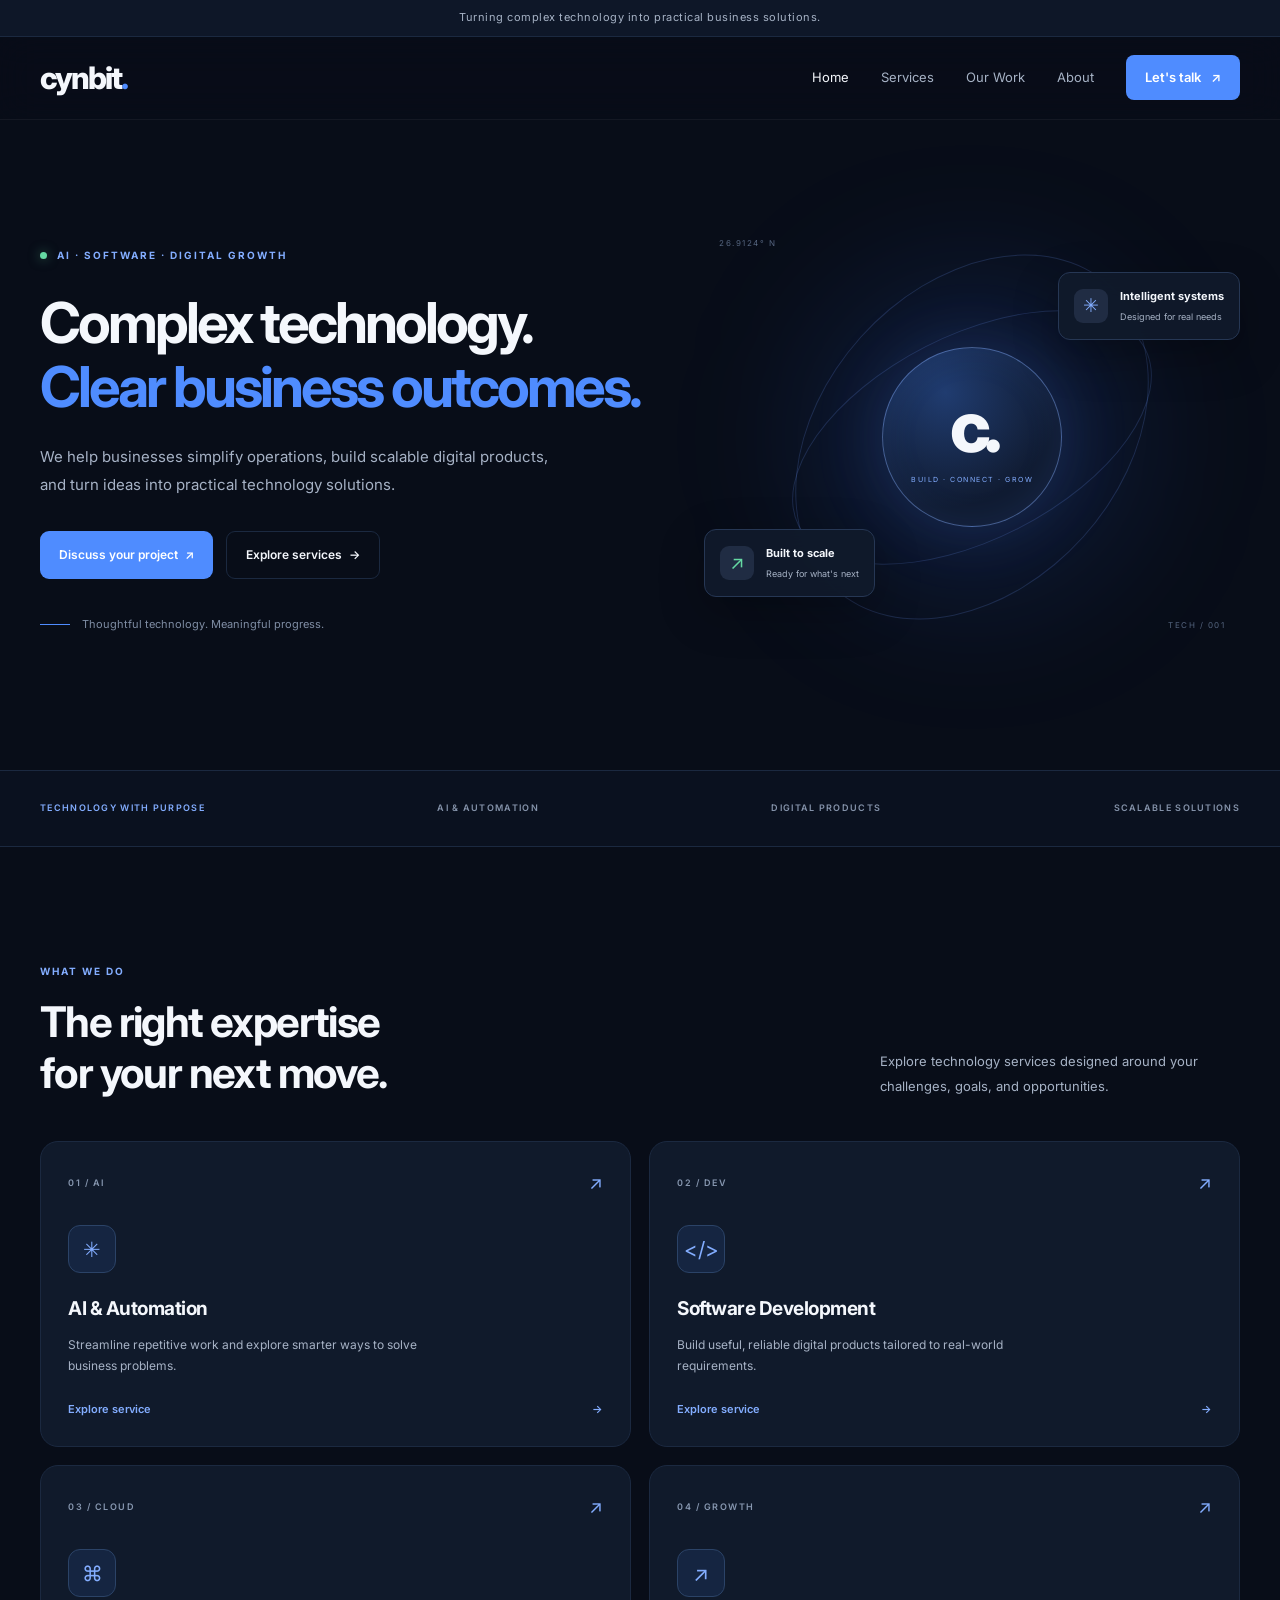
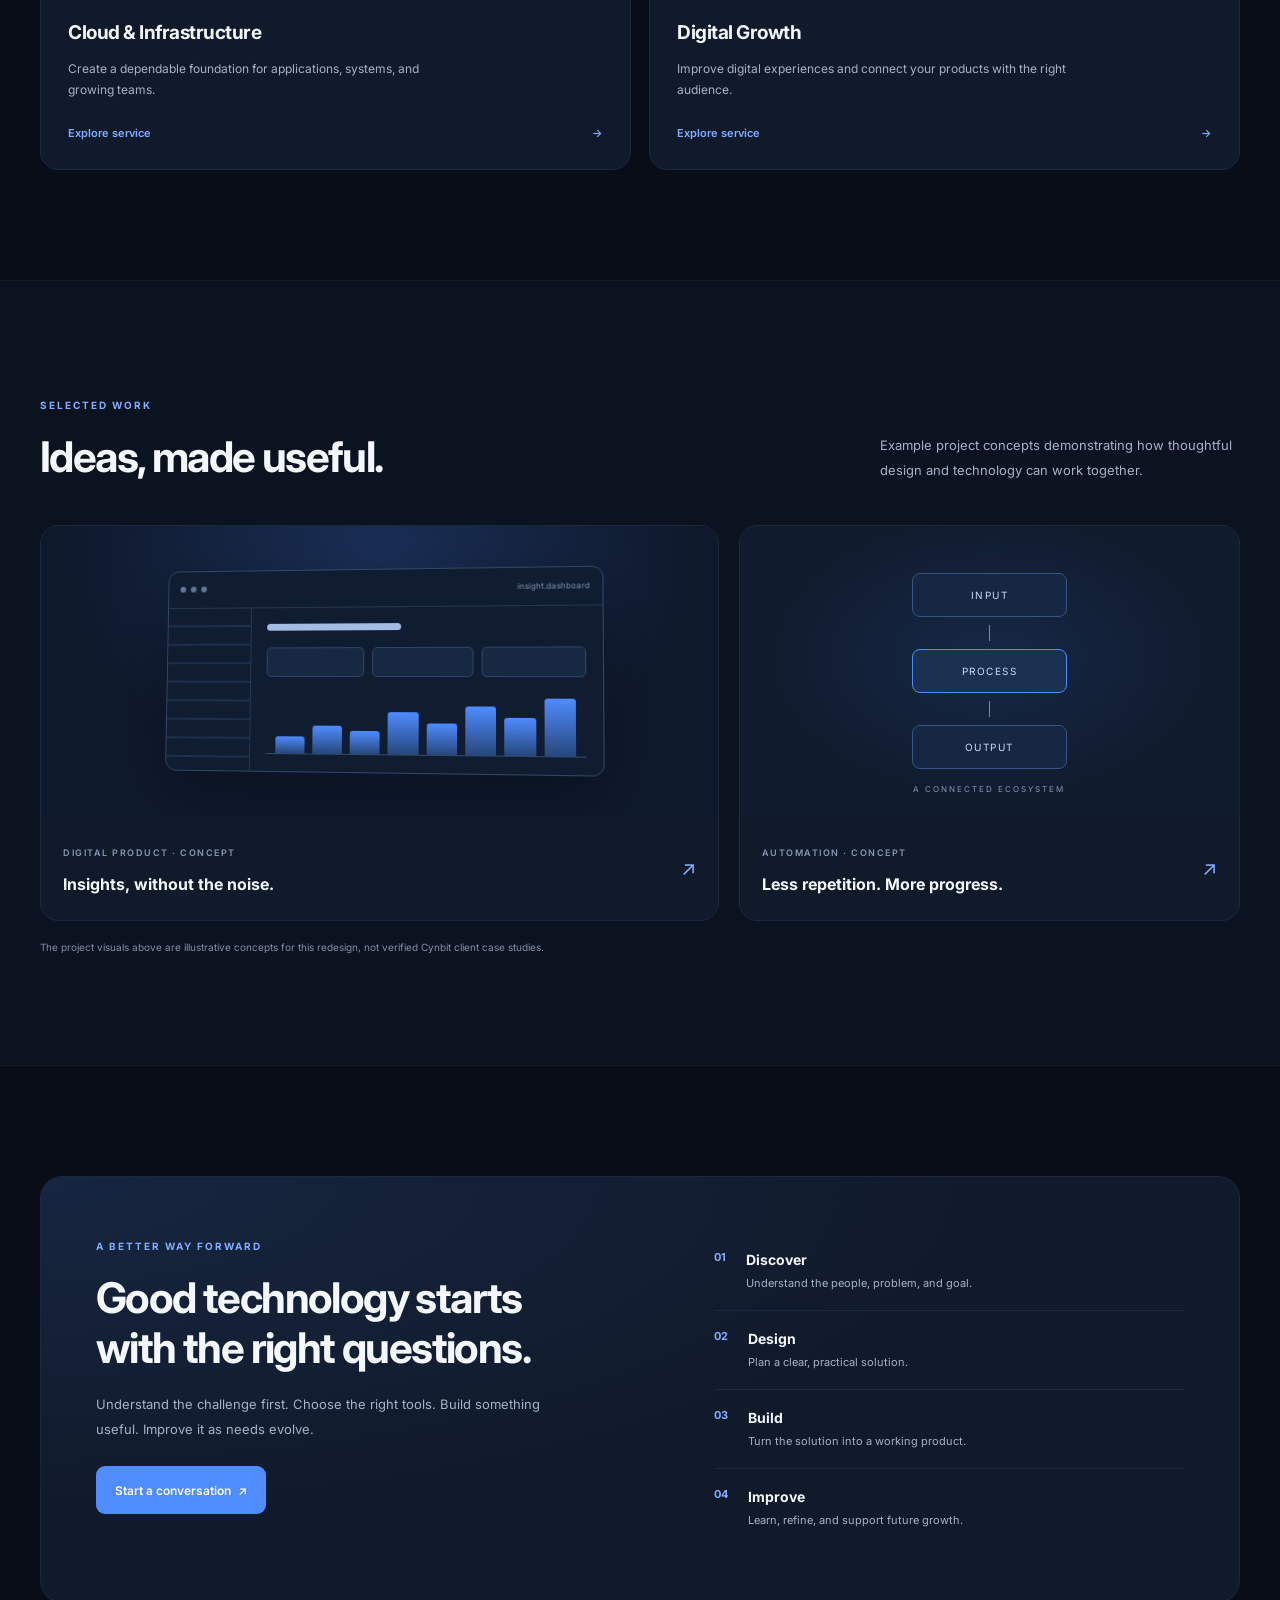
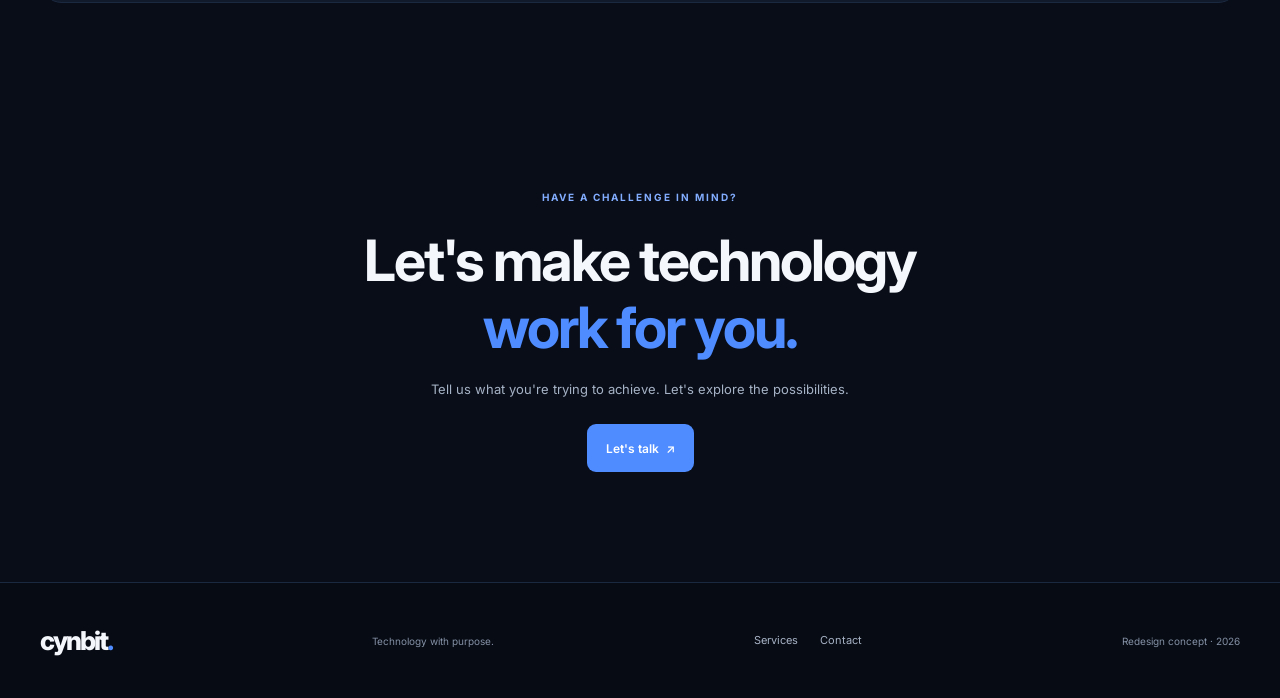
<file: index.html>
<!DOCTYPE html>
<html lang="en">
<head>
    <meta charset="UTF-8">
    <meta name="viewport" content="width=device-width, initial-scale=1.0">
    <meta name="description" content="Cynbit website redesign concept — software, AI and digital solutions.">
    <title>Cynbit | Technology That Moves Business Forward</title>

    <link rel="preconnect" href="https://fonts.googleapis.com">
    <link rel="preconnect" href="https://fonts.gstatic.com" crossorigin>
    <link href="https://fonts.googleapis.com/css2?family=Inter:wght@400;500;600;700;800&display=swap" rel="stylesheet">

    <link rel="stylesheet" href="style.css">
    <script src="script.js" defer></script>
</head>
<body>

    <div class="announcement">
        Turning complex technology into practical business solutions.
    </div>

    <header class="site-header">
        <nav class="navbar container" aria-label="Main navigation">
            <a href="index.html" class="logo" aria-label="Cynbit home">
                cynbit<span>.</span>
            </a>

            <button class="menu-toggle" aria-label="Open navigation"
                    aria-expanded="false" aria-controls="nav-links">
                <span></span>
                <span></span>
            </button>

            <div class="nav-links" id="nav-links">
                <a href="index.html" class="active">Home</a>
                <a href="services.html">Services</a>
                <a href="#projects">Our Work</a>
                <a href="#about">About</a>
                <a href="contact.html" class="nav-cta">Let's talk <span>↗</span></a>
            </div>
        </nav>
    </header>

    <main>
        <section class="hero container">
            <div class="hero-content reveal">
                <div class="eyebrow">
                    <span class="status-dot"></span>
                    AI · SOFTWARE · DIGITAL GROWTH
                </div>

                <h1>
                    Complex technology.<br>
                    <span>Clear business outcomes.</span>
                </h1>

                <p class="hero-description">
                    We help businesses simplify operations, build scalable
                    digital products, and turn ideas into practical technology
                    solutions.
                </p>

                <div class="hero-actions">
                    <a href="contact.html" class="btn btn-primary">
                        Discuss your project <span>↗</span>
                    </a>
                    <a href="services.html" class="btn btn-secondary">
                        Explore services <span>→</span>
                    </a>
                </div>

                <div class="hero-note">
                    <span class="note-line"></span>
                    Thoughtful technology. Meaningful progress.
                </div>
            </div>

            <div class="hero-visual reveal" aria-label="Abstract digital technology illustration">
                <div class="visual-glow"></div>

                <div class="orbit orbit-one"></div>
                <div class="orbit orbit-two"></div>

                <div class="visual-center">
                    <span class="center-symbol">c.</span>
                    <span class="center-label">BUILD · CONNECT · GROW</span>
                </div>

                <div class="floating-card float-top">
                    <span class="mini-icon">✳</span>
                    <div>
                        <strong>Intelligent systems</strong>
                        <small>Designed for real needs</small>
                    </div>
                </div>

                <div class="floating-card float-bottom">
                    <span class="mini-icon blue-icon">↗</span>
                    <div>
                        <strong>Built to scale</strong>
                        <small>Ready for what's next</small>
                    </div>
                </div>

                <span class="visual-coordinate coordinate-one">26.9124° N</span>
                <span class="visual-coordinate coordinate-two">TECH / 001</span>
            </div>
        </section>

        <section class="trust-strip">
            <div class="container trust-inner">
                <span>TECHNOLOGY WITH PURPOSE</span>
                <span>AI & AUTOMATION</span>
                <span>DIGITAL PRODUCTS</span>
                <span>SCALABLE SOLUTIONS</span>
            </div>
        </section>

        <section class="section container" id="services">
            <div class="section-heading reveal">
                <div>
                    <span class="section-label">WHAT WE DO</span>
                    <h2>The right expertise<br>for your next move.</h2>
                </div>
                <p>
                    Explore technology services designed around your challenges,
                    goals, and opportunities.
                </p>
            </div>

            <div class="services-grid">
                <a href="services.html#ai" class="service-card reveal">
                    <div class="card-top">
                        <span class="card-number">01 / AI</span>
                        <span class="card-arrow">↗</span>
                    </div>
                    <div class="service-icon">✳</div>
                    <h3>AI & Automation</h3>
                    <p>
                        Streamline repetitive work and explore smarter ways
                        to solve business problems.
                    </p>
                    <span class="card-link">Explore service <span>→</span></span>
                </a>

                <a href="services.html#software" class="service-card reveal">
                    <div class="card-top">
                        <span class="card-number">02 / DEV</span>
                        <span class="card-arrow">↗</span>
                    </div>
                    <div class="service-icon">&lt;/&gt;</div>
                    <h3>Software Development</h3>
                    <p>
                        Build useful, reliable digital products tailored to
                        real-world requirements.
                    </p>
                    <span class="card-link">Explore service <span>→</span></span>
                </a>

                <a href="services.html#cloud" class="service-card reveal">
                    <div class="card-top">
                        <span class="card-number">03 / CLOUD</span>
                        <span class="card-arrow">↗</span>
                    </div>
                    <div class="service-icon">⌘</div>
                    <h3>Cloud & Infrastructure</h3>
                    <p>
                        Create a dependable foundation for applications,
                        systems, and growing teams.
                    </p>
                    <span class="card-link">Explore service <span>→</span></span>
                </a>

                <a href="services.html#growth" class="service-card reveal">
                    <div class="card-top">
                        <span class="card-number">04 / GROWTH</span>
                        <span class="card-arrow">↗</span>
                    </div>
                    <div class="service-icon">↗</div>
                    <h3>Digital Growth</h3>
                    <p>
                        Improve digital experiences and connect your
                        products with the right audience.
                    </p>
                    <span class="card-link">Explore service <span>→</span></span>
                </a>
            </div>
        </section>

        <section class="section projects-section" id="projects">
            <div class="container">
                <div class="section-heading reveal">
                    <div>
                        <span class="section-label">SELECTED WORK</span>
                        <h2>Ideas, made useful.</h2>
                    </div>
                    <p>
                        Example project concepts demonstrating how thoughtful
                        design and technology can work together.
                    </p>
                </div>

                <div class="projects-grid">
                    <article class="project-card project-large reveal">
                        <div class="project-art art-one">
                            <div class="dashboard-window">
                                <div class="window-top">
                                    <span></span><span></span><span></span>
                                    <small>insight.dashboard</small>
                                </div>
                                <div class="dashboard-body">
                                    <div class="dashboard-side"></div>
                                    <div class="dashboard-content">
                                        <div class="fake-heading"></div>
                                        <div class="fake-metrics">
                                            <span></span><span></span><span></span>
                                        </div>
                                        <div class="chart">
                                            <i></i><i></i><i></i><i></i>
                                            <i></i><i></i><i></i><i></i>
                                        </div>
                                    </div>
                                </div>
                            </div>
                        </div>
                        <div class="project-info">
                            <div>
                                <span class="project-category">DIGITAL PRODUCT · CONCEPT</span>
                                <h3>Insights, without the noise.</h3>
                            </div>
                            <span class="project-arrow">↗</span>
                        </div>
                    </article>

                    <article class="project-card reveal">
                        <div class="project-art art-two">
                            <div class="system-node node-a">INPUT</div>
                            <div class="system-line"></div>
                            <div class="system-node node-b">PROCESS</div>
                            <div class="system-line"></div>
                            <div class="system-node node-c">OUTPUT</div>
                            <div class="system-caption">A CONNECTED ECOSYSTEM</div>
                        </div>
                        <div class="project-info">
                            <div>
                                <span class="project-category">AUTOMATION · CONCEPT</span>
                                <h3>Less repetition. More progress.</h3>
                            </div>
                            <span class="project-arrow">↗</span>
                        </div>
                    </article>
                </div>
                <p class="disclaimer">
                    The project visuals above are illustrative concepts for this redesign,
                    not verified Cynbit client case studies.
                </p>
            </div>
        </section>

        <section class="section container" id="about">
            <div class="approach-panel reveal">
                <div class="approach-copy">
                    <span class="section-label">A BETTER WAY FORWARD</span>
                    <h2>Good technology starts with the right questions.</h2>
                    <p>
                        Understand the challenge first. Choose the right tools.
                        Build something useful. Improve it as needs evolve.
                    </p>
                    <a href="contact.html" class="btn btn-primary">
                        Start a conversation <span>↗</span>
                    </a>
                </div>

                <div class="steps-list">
                    <div class="step">
                        <span>01</span>
                        <div>
                            <h3>Discover</h3>
                            <p>Understand the people, problem, and goal.</p>
                        </div>
                    </div>
                    <div class="step">
                        <span>02</span>
                        <div>
                            <h3>Design</h3>
                            <p>Plan a clear, practical solution.</p>
                        </div>
                    </div>
                    <div class="step">
                        <span>03</span>
                        <div>
                            <h3>Build</h3>
                            <p>Turn the solution into a working product.</p>
                        </div>
                    </div>
                    <div class="step">
                        <span>04</span>
                        <div>
                            <h3>Improve</h3>
                            <p>Learn, refine, and support future growth.</p>
                        </div>
                    </div>
                </div>
            </div>
        </section>

        <section class="final-cta container reveal">
            <span class="section-label">HAVE A CHALLENGE IN MIND?</span>
            <h2>Let's make technology<br><span>work for you.</span></h2>
            <p>Tell us what you're trying to achieve. Let's explore the possibilities.</p>
            <a href="contact.html" class="btn btn-primary">
                Let's talk <span>↗</span>
            </a>
        </section>
    </main>

    <footer class="site-footer">
        <div class="container footer-inner">
            <a href="index.html" class="logo">cynbit<span>.</span></a>
            <p>Technology with purpose.</p>
            <div class="footer-links">
                <a href="services.html">Services</a>
                <a href="contact.html">Contact</a>
            </div>
            <span class="copyright">Redesign concept · 2026</span>
        </div>
    </footer>

</body>
</html>
</file>
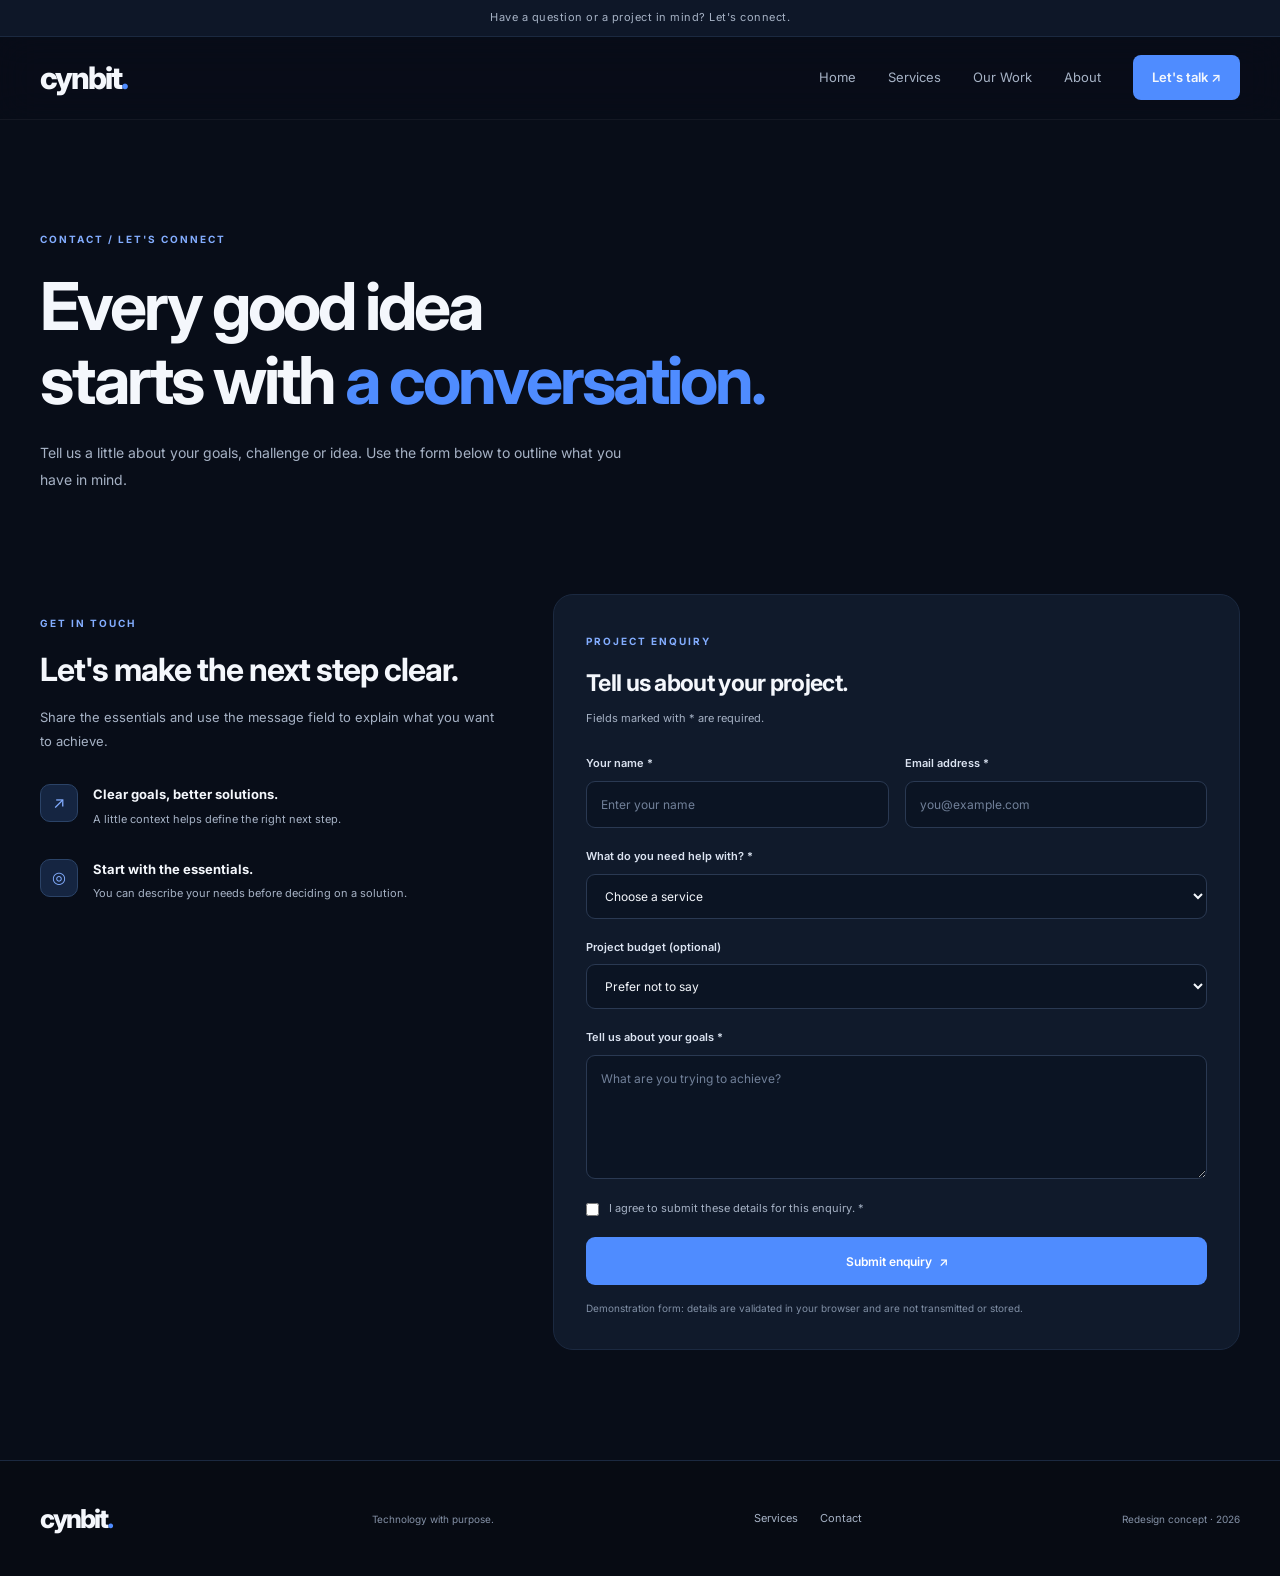
<file: contact.html>
<!DOCTYPE html>
<html lang="en">
<head>
    <meta charset="UTF-8">
    <meta name="viewport" content="width=device-width, initial-scale=1.0">
    <meta name="description" content="Get in touch to discuss your project requirements.">
    <title>Contact | Cynbit Redesign</title>
    <link rel="preconnect" href="https://fonts.googleapis.com">
    <link rel="preconnect" href="https://fonts.gstatic.com" crossorigin>
    <link href="https://fonts.googleapis.com/css2?family=Inter:wght@400;500;600;700;800&display=swap" rel="stylesheet">
    <link rel="stylesheet" href="style.css">
    <script src="script.js" defer></script>
</head>
<body>

    <div class="announcement">
        Have a question or a project in mind? Let's connect.
    </div>

    <header class="site-header">
        <nav class="navbar container" aria-label="Main navigation">
            <a href="index.html" class="logo">cynbit<span>.</span></a>

            <button class="menu-toggle" aria-label="Open navigation"
                    aria-expanded="false" aria-controls="nav-links">
                <span></span><span></span>
            </button>

            <div class="nav-links" id="nav-links">
                <a href="index.html">Home</a>
                <a href="services.html">Services</a>
                <a href="index.html#projects">Our Work</a>
                <a href="index.html#about">About</a>
                <a href="contact.html" class="nav-cta active">Let's talk ↗</a>
            </div>
        </nav>
    </header>

    <main>
        <section class="inner-hero container contact-intro">
            <span class="section-label">CONTACT / LET'S CONNECT</span>
            <h1>Every good idea<br>starts with <span>a conversation.</span></h1>
            <p>
                Tell us a little about your goals, challenge or idea.
                Use the form below to outline what you have in mind.
            </p>
        </section>

        <section class="container contact-layout">
            <div class="contact-copy">
                <span class="section-label">GET IN TOUCH</span>
                <h2>Let's make the next step clear.</h2>
                <p>
                    Share the essentials and use the message field to explain
                    what you want to achieve.
                </p>

                <div class="contact-note">
                    <span class="contact-note-icon">↗</span>
                    <div>
                        <h3>Clear goals, better solutions.</h3>
                        <p>A little context helps define the right next step.</p>
                    </div>
                </div>

                <div class="contact-note">
                    <span class="contact-note-icon">◎</span>
                    <div>
                        <h3>Start with the essentials.</h3>
                        <p>You can describe your needs before deciding on a solution.</p>
                    </div>
                </div>
            </div>

            <form class="contact-form" id="contact-form">
                <div class="form-heading">
                    <span class="section-label">PROJECT ENQUIRY</span>
                    <h2>Tell us about your project.</h2>
                    <p>Fields marked with * are required.</p>
                </div>

                <div class="form-row">
                    <div class="form-group">
                        <label for="name">Your name *</label>
                        <input type="text" id="name" name="name"
                               placeholder="Enter your name"
                               autocomplete="name" minlength="2" required>
                    </div>

                    <div class="form-group">
                        <label for="email">Email address *</label>
                        <input type="email" id="email" name="email"
                               placeholder="you@example.com"
                               autocomplete="email" required>
                    </div>
                </div>

                <div class="form-group">
                    <label for="service">What do you need help with? *</label>
                    <select id="service" name="service" required>
                        <option value="">Choose a service</option>
                        <option value="AI & Automation">AI & Automation</option>
                        <option value="Software Development">Software Development</option>
                        <option value="Cloud & Infrastructure">Cloud & Infrastructure</option>
                        <option value="Digital Growth">Digital Growth</option>
                        <option value="Other">Other / Not sure yet</option>
                    </select>
                </div>

                <div class="form-group">
                    <label for="budget">Project budget (optional)</label>
                    <select id="budget" name="budget">
                        <option value="">Prefer not to say</option>
                        <option value="Under ₹25,000">Under ₹25,000</option>
                        <option value="₹25,000–₹1,00,000">₹25,000–₹1,00,000</option>
                        <option value="Above ₹1,00,000">Above ₹1,00,000</option>
                        <option value="To be discussed">To be discussed</option>
                    </select>
                </div>

                <div class="form-group">
                    <label for="message">Tell us about your goals *</label>
                    <textarea id="message" name="message" rows="5"
                              minlength="10"
                              placeholder="What are you trying to achieve?"
                              required></textarea>
                </div>

                <label class="consent-label">
                    <input type="checkbox" id="consent" name="consent" required>
                    <span>I agree to submit these details for this enquiry. *</span>
                </label>

                <button type="submit" class="btn btn-primary submit-btn">
                    Submit enquiry <span>↗</span>
                </button>

                <p class="form-status" id="form-status" role="status"
                   aria-live="polite"></p>
                <p class="form-disclaimer">
                    Demonstration form: details are validated in your browser
                    and are not transmitted or stored.
                </p>
            </form>
        </section>
    </main>

    <footer class="site-footer">
        <div class="container footer-inner">
            <a href="index.html" class="logo">cynbit<span>.</span></a>
            <p>Technology with purpose.</p>
            <div class="footer-links">
                <a href="services.html">Services</a>
                <a href="contact.html">Contact</a>
            </div>
            <span class="copyright">Redesign concept · 2026</span>
        </div>
    </footer>

</body>
</html>
</file>
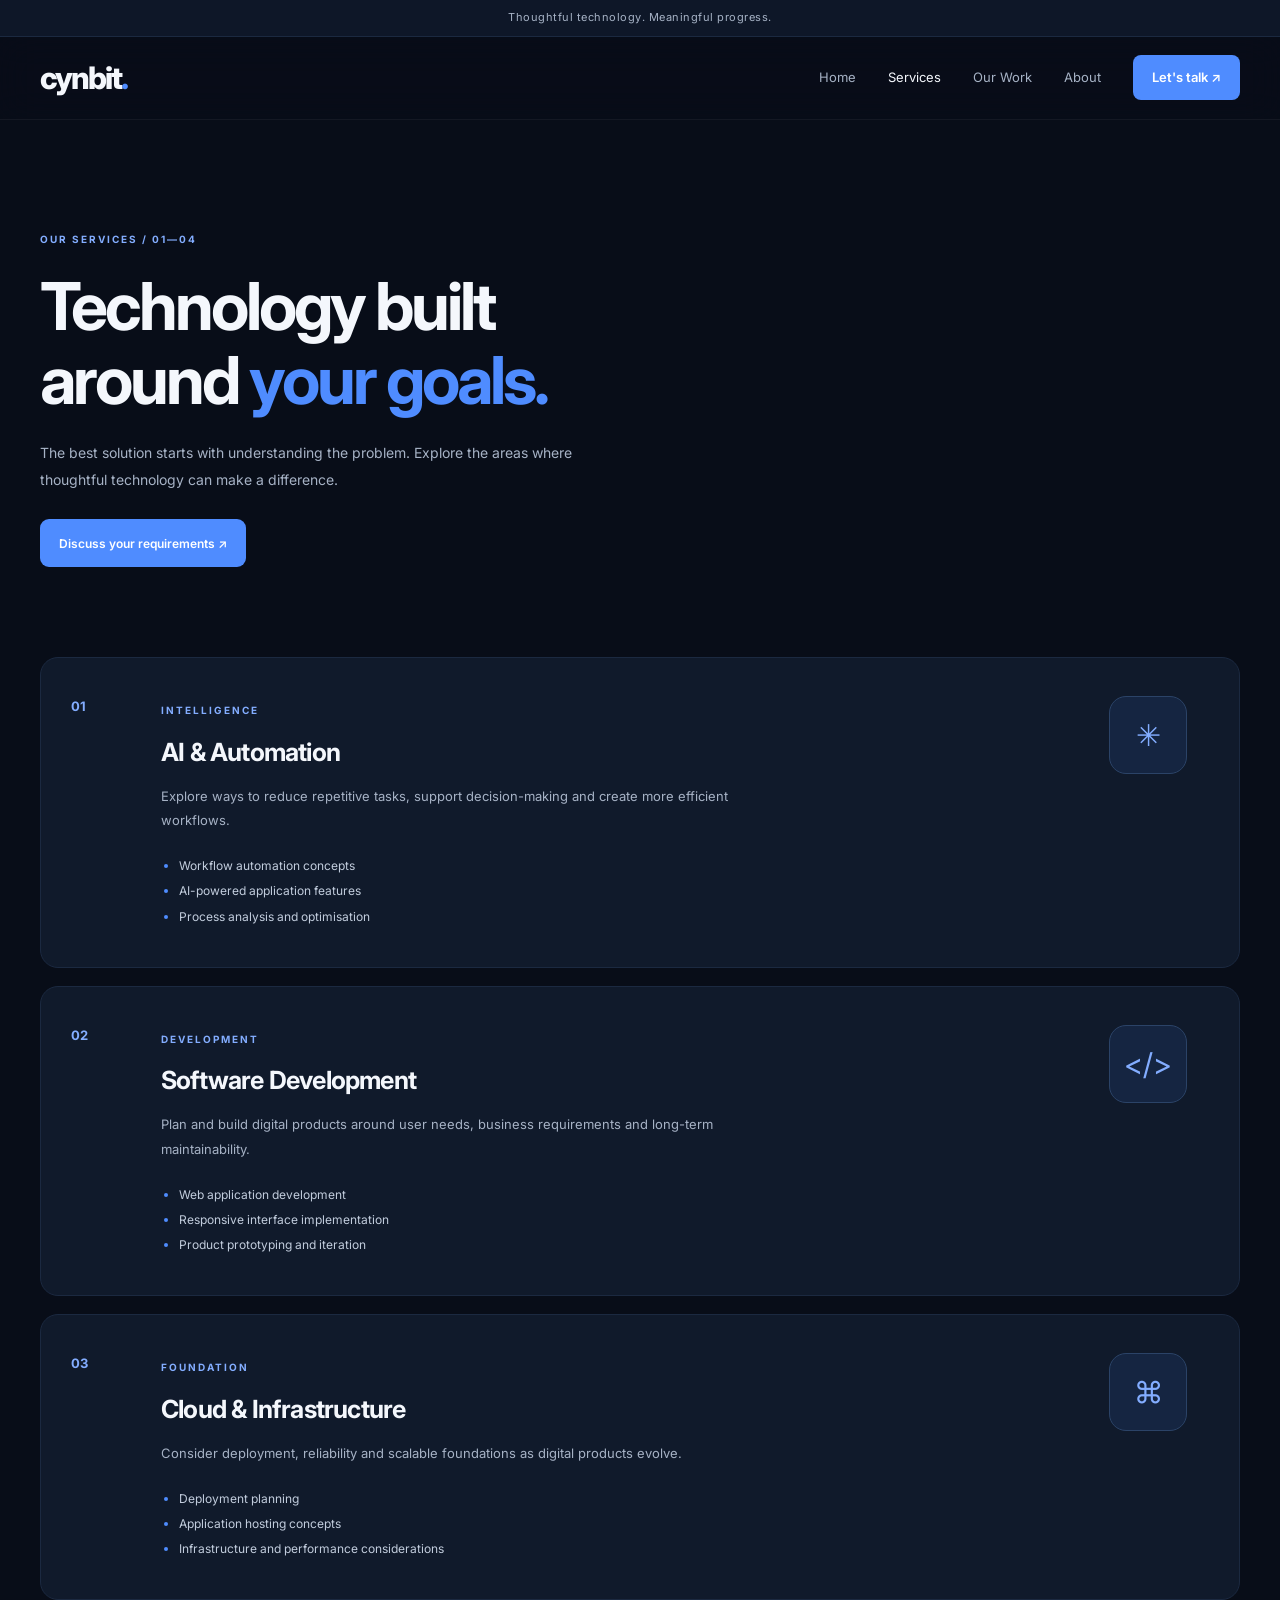
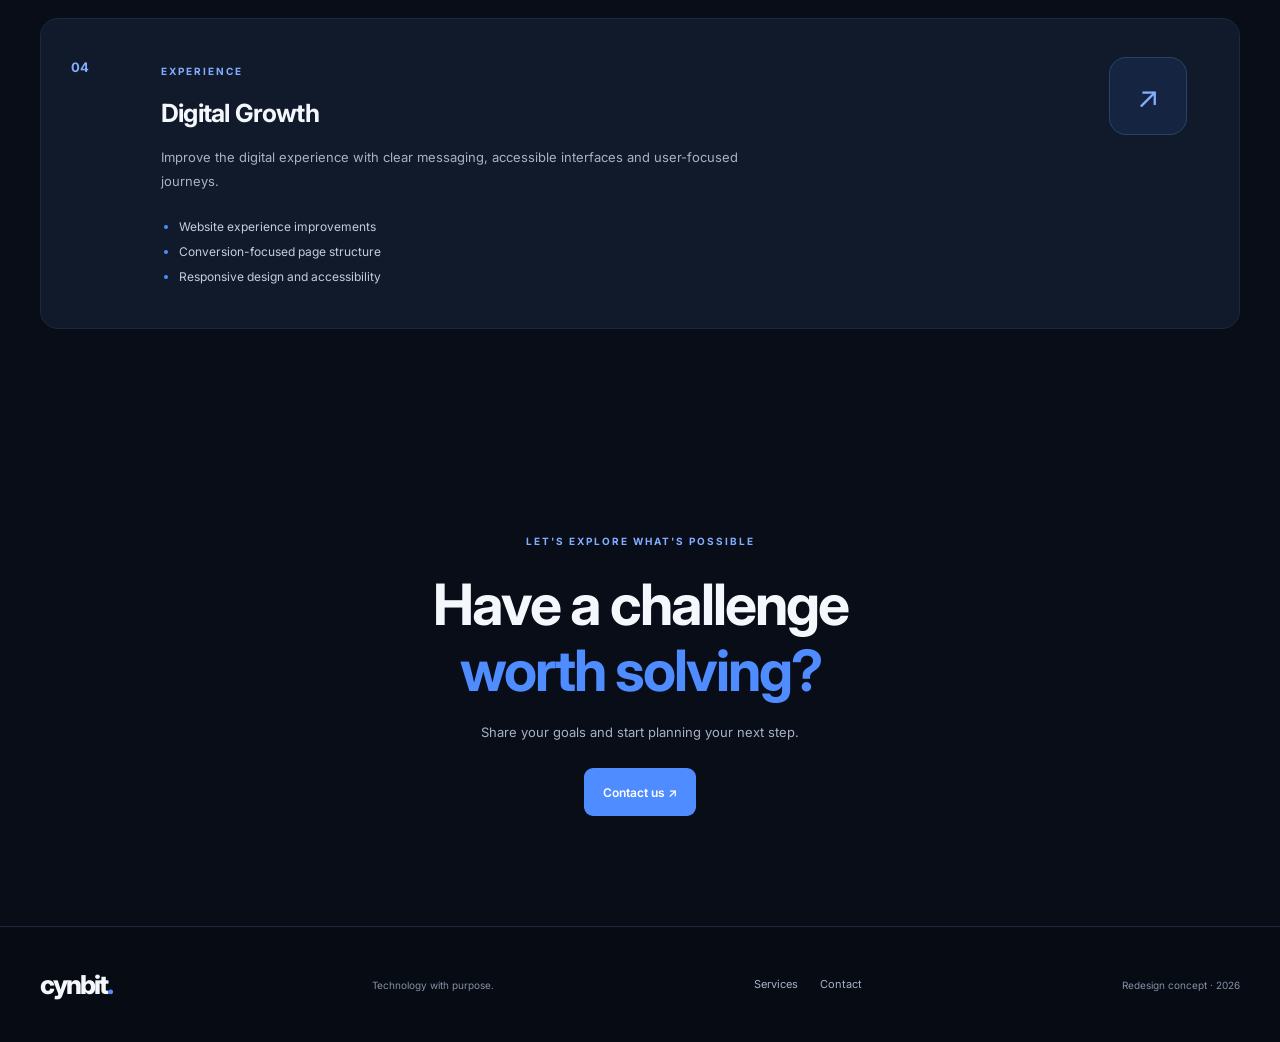
<file: services.html>
<!DOCTYPE html>
<html lang="en">
<head>
    <meta charset="UTF-8">
    <meta name="viewport" content="width=device-width, initial-scale=1.0">
    <meta name="description" content="Explore software, AI, cloud and digital growth services.">
    <title>Services | Cynbit Redesign</title>
    <link rel="preconnect" href="https://fonts.googleapis.com">
    <link rel="preconnect" href="https://fonts.gstatic.com" crossorigin>
    <link href="https://fonts.googleapis.com/css2?family=Inter:wght@400;500;600;700;800&display=swap" rel="stylesheet">
    <link rel="stylesheet" href="style.css">
    <script src="script.js" defer></script>
</head>
<body>

    <div class="announcement">
        Thoughtful technology. Meaningful progress.
    </div>

    <header class="site-header">
        <nav class="navbar container" aria-label="Main navigation">
            <a href="index.html" class="logo">cynbit<span>.</span></a>

            <button class="menu-toggle" aria-label="Open navigation"
                    aria-expanded="false" aria-controls="nav-links">
                <span></span><span></span>
            </button>

            <div class="nav-links" id="nav-links">
                <a href="index.html">Home</a>
                <a href="services.html" class="active">Services</a>
                <a href="index.html#projects">Our Work</a>
                <a href="index.html#about">About</a>
                <a href="contact.html" class="nav-cta">Let's talk ↗</a>
            </div>
        </nav>
    </header>

    <main>
        <section class="inner-hero container">
            <span class="section-label">OUR SERVICES / 01—04</span>
            <h1>Technology built<br>around <span>your goals.</span></h1>
            <p>
                The best solution starts with understanding the problem.
                Explore the areas where thoughtful technology can make a difference.
            </p>
            <a href="contact.html" class="btn btn-primary">
                Discuss your requirements ↗
            </a>
        </section>

        <section class="section container service-details">
            <article class="detail-card" id="ai">
                <div class="detail-number">01</div>
                <div class="detail-content">
                    <span class="section-label">INTELLIGENCE</span>
                    <h2>AI & Automation</h2>
                    <p>
                        Explore ways to reduce repetitive tasks, support
                        decision-making and create more efficient workflows.
                    </p>
                    <ul>
                        <li>Workflow automation concepts</li>
                        <li>AI-powered application features</li>
                        <li>Process analysis and optimisation</li>
                    </ul>
                </div>
                <div class="detail-symbol">✳</div>
            </article>

            <article class="detail-card" id="software">
                <div class="detail-number">02</div>
                <div class="detail-content">
                    <span class="section-label">DEVELOPMENT</span>
                    <h2>Software Development</h2>
                    <p>
                        Plan and build digital products around user needs,
                        business requirements and long-term maintainability.
                    </p>
                    <ul>
                        <li>Web application development</li>
                        <li>Responsive interface implementation</li>
                        <li>Product prototyping and iteration</li>
                    </ul>
                </div>
                <div class="detail-symbol">&lt;/&gt;</div>
            </article>

            <article class="detail-card" id="cloud">
                <div class="detail-number">03</div>
                <div class="detail-content">
                    <span class="section-label">FOUNDATION</span>
                    <h2>Cloud & Infrastructure</h2>
                    <p>
                        Consider deployment, reliability and scalable
                        foundations as digital products evolve.
                    </p>
                    <ul>
                        <li>Deployment planning</li>
                        <li>Application hosting concepts</li>
                        <li>Infrastructure and performance considerations</li>
                    </ul>
                </div>
                <div class="detail-symbol">⌘</div>
            </article>

            <article class="detail-card" id="growth">
                <div class="detail-number">04</div>
                <div class="detail-content">
                    <span class="section-label">EXPERIENCE</span>
                    <h2>Digital Growth</h2>
                    <p>
                        Improve the digital experience with clear messaging,
                        accessible interfaces and user-focused journeys.
                    </p>
                    <ul>
                        <li>Website experience improvements</li>
                        <li>Conversion-focused page structure</li>
                        <li>Responsive design and accessibility</li>
                    </ul>
                </div>
                <div class="detail-symbol">↗</div>
            </article>
        </section>

        <section class="final-cta container">
            <span class="section-label">LET'S EXPLORE WHAT'S POSSIBLE</span>
            <h2>Have a challenge<br><span>worth solving?</span></h2>
            <p>Share your goals and start planning your next step.</p>
            <a href="contact.html" class="btn btn-primary">Contact us ↗</a>
        </section>
    </main>

    <footer class="site-footer">
        <div class="container footer-inner">
            <a href="index.html" class="logo">cynbit<span>.</span></a>
            <p>Technology with purpose.</p>
            <div class="footer-links">
                <a href="services.html">Services</a>
                <a href="contact.html">Contact</a>
            </div>
            <span class="copyright">Redesign concept · 2026</span>
        </div>
    </footer>

</body>
</html>
</file>
<file: style.css>
/* ==============================
   CYNBIT REDESIGN
   Main stylesheet
================================= */

:root {
    --bg: #080d18;
    --surface: #101a2b;
    --surface-light: #142138;
    --border: #1b2940;
    --blue: #4f8cff;
    --blue-light: #83adff;
    --white: #f4f7fc;
    --muted: #a6b2c5;
    --radius: 18px;
}

* {
    margin: 0;
    padding: 0;
    box-sizing: border-box;
}

html {
    scroll-behavior: smooth;
    scroll-padding-top: 100px;
}

body {
    font-family: "Inter", sans-serif;
    background: var(--bg);
    color: var(--white);
    line-height: 1.6;
    overflow-x: hidden;
}

a {
    color: inherit;
    text-decoration: none;
}

button,
input,
textarea,
select {
    font: inherit;
}

button,
a {
    -webkit-tap-highlight-color: transparent;
}

button:focus-visible,
a:focus-visible,
input:focus-visible,
textarea:focus-visible,
select:focus-visible {
    outline: 2px solid var(--blue-light);
    outline-offset: 4px;
}

::selection {
    background: var(--blue);
    color: white;
}

.container {
    width: min(1200px, calc(100% - 48px));
    margin-inline: auto;
}

.announcement {
    padding: 9px 16px;
    text-align: center;
    background: #0e1728;
    color: var(--muted);
    border-bottom: 1px solid var(--border);
    font-size: 11px;
    letter-spacing: 0.5px;
}

/* Navigation */

.site-header {
    position: sticky;
    top: 0;
    z-index: 100;
    background: rgba(8, 13, 24, 0.88);
    backdrop-filter: blur(18px);
    border-bottom: 1px solid rgba(255, 255, 255, 0.05);
}

.navbar {
    min-height: 82px;
    display: flex;
    align-items: center;
    justify-content: space-between;
    gap: 30px;
}

.logo {
    font-size: 31px;
    font-weight: 800;
    letter-spacing: -2px;
}

.logo span {
    color: var(--blue);
}

.nav-links {
    display: flex;
    align-items: center;
    gap: 32px;
}

.nav-links > a:not(.nav-cta) {
    color: var(--muted);
    font-size: 13px;
    transition: color 0.25s ease;
}

.nav-links > a:hover,
.nav-links > a.active {
    color: var(--white);
}

.nav-cta {
    background: var(--blue);
    color: white;
    padding: 12px 19px;
    border-radius: 8px;
    font-size: 13px;
    font-weight: 600;
    transition: background 0.25s, transform 0.25s;
}

.nav-cta:hover,
.btn-primary:hover {
    background: #3979ed;
    transform: translateY(-2px);
}

.nav-cta span,
.btn span {
    margin-left: 7px;
}

.menu-toggle {
    display: none;
    background: transparent;
    border: 1px solid var(--border);
    border-radius: 9px;
    padding: 10px;
    cursor: pointer;
}

.menu-toggle span {
    display: block;
    width: 22px;
    height: 2px;
    background: var(--white);
    margin: 5px 0;
}

/* Hero */

.hero {
    min-height: 650px;
    display: grid;
    grid-template-columns: 1.08fr 0.92fr;
    align-items: center;
    gap: 35px;
    padding-top: 80px;
    padding-bottom: 95px;
}

.hero-content {
    position: relative;
    z-index: 2;
}

.eyebrow,
.section-label {
    display: inline-flex;
    align-items: center;
    gap: 10px;
    color: var(--blue-light);
    font-size: 10px;
    font-weight: 700;
    letter-spacing: 2px;
}

.status-dot {
    width: 7px;
    height: 7px;
    background: #65d9a3;
    border-radius: 50%;
    box-shadow: 0 0 12px rgba(101, 217, 163, 0.5);
}

.hero h1 {
    margin-top: 25px;
    font-size: clamp(39px, 4.4vw, 62px);
    font-weight: 700;
    line-height: 1.13;
    letter-spacing: -3px;
}

.hero h1 span,
.final-cta h2 span {
    color: var(--blue);
}

.hero-description {
    max-width: 510px;
    margin-top: 24px;
    color: var(--muted);
    font-size: 15px;
    line-height: 1.9;
}

.hero-actions {
    display: flex;
    flex-wrap: wrap;
    gap: 13px;
    margin-top: 31px;
}

.btn {
    display: inline-flex;
    justify-content: center;
    align-items: center;
    min-height: 48px;
    padding: 13px 19px;
    border-radius: 9px;
    font-size: 12px;
    font-weight: 600;
    transition: transform 0.25s, background 0.25s, border-color 0.25s;
}

.btn-primary {
    color: white;
    background: var(--blue);
}

.btn-secondary {
    border: 1px solid var(--border);
    color: var(--white);
}

.btn-secondary:hover {
    border-color: var(--blue);
    transform: translateY(-2px);
}

.hero-note {
    display: flex;
    align-items: center;
    gap: 12px;
    margin-top: 37px;
    color: #7f8da4;
    font-size: 11px;
}

.note-line {
    width: 30px;
    height: 1px;
    background: var(--blue);
}

/* Abstract hero visual */

.hero-visual {
    min-height: 440px;
    position: relative;
    display: grid;
    place-items: center;
    isolation: isolate;
}

.visual-glow {
    position: absolute;
    width: 300px;
    height: 300px;
    background: rgba(55, 111, 255, 0.17);
    filter: blur(75px);
    border-radius: 50%;
    z-index: -1;
}

.orbit {
    position: absolute;
    border: 1px solid rgba(111, 153, 255, 0.19);
    border-radius: 50%;
    transform: rotate(-27deg);
}

.orbit-one {
    width: 390px;
    height: 205px;
}

.orbit-two {
    width: 300px;
    height: 410px;
    transform: rotate(42deg);
}

.visual-center {
    width: 180px;
    height: 180px;
    border: 1px solid rgba(131, 173, 255, 0.45);
    background: radial-gradient(circle at 35% 25%, #203c70, #101b31 65%);
    border-radius: 50%;
    display: flex;
    flex-direction: column;
    justify-content: center;
    align-items: center;
    box-shadow: 0 0 70px rgba(79, 140, 255, 0.17),
                inset 0 0 35px rgba(79, 140, 255, 0.1);
    animation: float 5s ease-in-out infinite;
}

.center-symbol {
    font-size: 72px;
    line-height: 1;
    font-weight: 800;
    letter-spacing: -7px;
    color: var(--white);
}

.center-label {
    margin-top: 12px;
    color: var(--blue-light);
    font-size: 7px;
    letter-spacing: 1.5px;
}

.floating-card {
    position: absolute;
    display: flex;
    align-items: center;
    gap: 12px;
    padding: 15px;
    background: rgba(16, 26, 43, 0.94);
    border: 1px solid #263754;
    border-radius: 12px;
    box-shadow: 0 15px 45px rgba(0, 0, 0, 0.25);
    backdrop-filter: blur(15px);
}

.floating-card strong,
.floating-card small {
    display: block;
}

.floating-card strong {
    font-size: 11px;
}

.floating-card small {
    margin-top: 4px;
    color: var(--muted);
    font-size: 9px;
}

.float-top {
    top: 55px;
    right: 0;
    animation: float 5s ease-in-out infinite;
}

.float-bottom {
    bottom: 60px;
    left: 0;
    animation: float 5s ease-in-out 1s infinite;
}

.mini-icon {
    display: grid;
    place-items: center;
    width: 34px;
    height: 34px;
    border-radius: 9px;
    background: #202c43;
    color: var(--blue-light);
    font-size: 19px;
}

.blue-icon {
    color: #65d9a3;
}

.visual-coordinate {
    position: absolute;
    color: #566680;
    font-size: 8px;
    letter-spacing: 1.5px;
}

.coordinate-one {
    left: 15px;
    top: 20px;
}

.coordinate-two {
    right: 15px;
    bottom: 25px;
}

@keyframes float {
    0%, 100% { transform: translateY(0); }
    50% { transform: translateY(-9px); }
}

/* Trust strip */

.trust-strip {
    border-top: 1px solid var(--border);
    border-bottom: 1px solid var(--border);
    background: rgba(16, 26, 43, 0.35);
}

.trust-inner {
    min-height: 75px;
    display: flex;
    justify-content: space-between;
    align-items: center;
    gap: 18px;
    flex-wrap: wrap;
}

.trust-inner span {
    color: #8593aa;
    font-size: 9px;
    font-weight: 600;
    letter-spacing: 1.3px;
}

.trust-inner span:first-child {
    color: var(--blue-light);
}

/* Shared sections */

.section {
    padding-top: 110px;
    padding-bottom: 110px;
}

.section-heading {
    display: flex;
    justify-content: space-between;
    align-items: flex-end;
    gap: 35px;
    margin-bottom: 42px;
}

.section-heading h2,
.approach-copy h2 {
    margin-top: 15px;
    font-size: clamp(30px, 3.3vw, 43px);
    line-height: 1.2;
    letter-spacing: -1.6px;
}

.section-heading > p {
    max-width: 360px;
    color: var(--muted);
    font-size: 13px;
    line-height: 1.9;
}

/* Service cards */

.services-grid {
    display: grid;
    grid-template-columns: repeat(2, minmax(0, 1fr));
    gap: 18px;
}

.service-card {
    display: flex;
    flex-direction: column;
    min-height: 285px;
    padding: 27px;
    background: var(--surface);
    border: 1px solid var(--border);
    border-radius: var(--radius);
    transition: transform 0.3s ease, border-color 0.3s ease,
                background 0.3s ease;
}

.service-card:hover {
    transform: translateY(-6px);
    border-color: #39588a;
    background: #122039;
}

.card-top {
    display: flex;
    justify-content: space-between;
    align-items: center;
}

.card-number,
.project-category {
    color: #8797b0;
    font-size: 9px;
    font-weight: 600;
    letter-spacing: 1.5px;
}

.card-arrow {
    color: var(--blue-light);
    font-size: 18px;
    transition: transform 0.25s;
}

.service-card:hover .card-arrow {
    transform: translate(3px, -3px);
}

.service-icon {
    display: grid;
    place-items: center;
    width: 48px;
    height: 48px;
    margin-top: 28px;
    border: 1px solid #2b4367;
    border-radius: 12px;
    background: #152541;
    color: var(--blue-light);
    font-size: 21px;
}

.service-card h3 {
    margin-top: 21px;
    font-size: 19px;
    letter-spacing: -0.5px;
}

.service-card p {
    max-width: 390px;
    margin-top: 9px;
    color: var(--muted);
    font-size: 12px;
    line-height: 1.8;
}

.card-link {
    display: flex;
    justify-content: space-between;
    align-items: center;
    margin-top: auto;
    padding-top: 24px;
    color: var(--blue-light);
    font-size: 11px;
    font-weight: 600;
}

/* Projects */

.projects-section {
    background: #0b1220;
    border-top: 1px solid rgba(255, 255, 255, 0.035);
    border-bottom: 1px solid rgba(255, 255, 255, 0.035);
}

.projects-grid {
    display: grid;
    grid-template-columns: 1.15fr 0.85fr;
    gap: 20px;
}

.project-card {
    overflow: hidden;
    background: var(--surface);
    border: 1px solid var(--border);
    border-radius: var(--radius);
}

.project-art {
    min-height: 290px;
    display: flex;
    align-items: center;
    justify-content: center;
    position: relative;
    overflow: hidden;
}

.art-one {
    background:
        radial-gradient(ellipse at 50% 10%, rgba(64, 115, 226, 0.23), transparent 65%),
        #0e192c;
}

.dashboard-window {
    width: 76%;
    max-width: 440px;
    border: 1px solid #334665;
    border-radius: 11px;
    overflow: hidden;
    background: #101d31;
    transform: perspective(900px) rotateY(-7deg) rotateX(3deg);
    box-shadow: 0 25px 70px rgba(0, 0, 0, 0.3);
}

.window-top {
    display: flex;
    align-items: center;
    gap: 5px;
    padding: 12px;
    border-bottom: 1px solid #273750;
}

.window-top > span {
    width: 6px;
    height: 6px;
    background: #637894;
    border-radius: 50%;
}

.window-top small {
    margin-left: auto;
    color: #8395af;
    font-size: 8px;
}

.dashboard-body {
    display: flex;
    min-height: 165px;
}

.dashboard-side {
    width: 20%;
    border-right: 1px solid #273750;
    background: repeating-linear-gradient(
        to bottom,
        transparent 0 17px,
        rgba(131, 173, 255, 0.12) 17px 19px
    );
}

.dashboard-content {
    flex: 1;
    padding: 16px;
}

.fake-heading {
    width: 43%;
    height: 7px;
    border-radius: 5px;
    background: #a4bce4;
}

.fake-metrics {
    display: flex;
    gap: 8px;
    margin-top: 17px;
}

.fake-metrics span {
    height: 30px;
    flex: 1;
    border: 1px solid #304564;
    border-radius: 5px;
    background: #162842;
}

.chart {
    display: flex;
    align-items: flex-end;
    gap: 8px;
    height: 65px;
    padding: 8px 10px 0;
    margin-top: 13px;
    border-bottom: 1px solid #334765;
}

.chart i {
    flex: 1;
    border-radius: 3px 3px 0 0;
    background: linear-gradient(#4f8cff, #26477c);
}

.chart i:nth-child(1) { height: 30%; }
.chart i:nth-child(2) { height: 50%; }
.chart i:nth-child(3) { height: 40%; }
.chart i:nth-child(4) { height: 75%; }
.chart i:nth-child(5) { height: 55%; }
.chart i:nth-child(6) { height: 85%; }
.chart i:nth-child(7) { height: 65%; }
.chart i:nth-child(8) { height: 100%; }

.art-two {
    flex-direction: column;
    gap: 8px;
    background:
        radial-gradient(ellipse at 50% 45%, rgba(48, 91, 172, 0.2), transparent 65%),
        #101b2d;
}

.system-node {
    width: 155px;
    padding: 13px;
    text-align: center;
    border: 1px solid #355582;
    border-radius: 8px;
    background: #152743;
    color: #c9d9f7;
    font-size: 10px;
    letter-spacing: 1.5px;
}

.node-b {
    background: #1b3152;
    border-color: var(--blue);
}

.system-line {
    width: 1px;
    height: 16px;
    background: var(--blue);
}

.system-caption {
    position: absolute;
    bottom: 20px;
    color: #8497b7;
    font-size: 8px;
    letter-spacing: 2px;
}

.project-info {
    display: flex;
    justify-content: space-between;
    align-items: center;
    gap: 15px;
    padding: 22px;
}

.project-info h3 {
    margin-top: 9px;
    font-size: 16px;
}

.project-arrow {
    color: var(--blue-light);
    font-size: 20px;
}

.disclaimer {
    margin-top: 18px;
    color: #8491a6;
    font-size: 10px;
}

/* Approach section */

.approach-panel {
    display: grid;
    grid-template-columns: 1fr 0.85fr;
    gap: 65px;
    padding: 55px;
    border: 1px solid var(--border);
    border-radius: 22px;
    background:
        radial-gradient(ellipse at 0% 0%, rgba(79, 140, 255, 0.1), transparent 55%),
        var(--surface);
}

.approach-copy h2 {
    max-width: 480px;
    margin-bottom: 18px;
}

.approach-copy > p {
    max-width: 450px;
    margin-bottom: 25px;
    color: var(--muted);
    font-size: 13px;
    line-height: 1.9;
}

.steps-list {
    display: flex;
    flex-direction: column;
}

.step {
    display: flex;
    gap: 20px;
    padding: 17px 0;
    border-bottom: 1px solid var(--border);
}

.step:last-child {
    border-bottom: 0;
}

.step > span {
    color: var(--blue-light);
    font-size: 11px;
    font-weight: 700;
}

.step h3 {
    font-size: 14px;
}

.step p {
    margin-top: 4px;
    color: var(--muted);
    font-size: 11px;
}

/* Final CTA */

.final-cta {
    padding-top: 70px;
    padding-bottom: 110px;
    text-align: center;
}

.final-cta h2 {
    margin-top: 20px;
    font-size: clamp(38px, 5vw, 57px);
    line-height: 1.16;
    letter-spacing: -2px;
}

.final-cta p {
    max-width: 450px;
    margin: 18px auto 25px;
    color: var(--muted);
    font-size: 13px;
}

/* Footer */

.site-footer {
    border-top: 1px solid var(--border);
    background: #070b13;
}

.footer-inner {
    min-height: 115px;
    display: flex;
    align-items: center;
    justify-content: space-between;
    flex-wrap: wrap;
    gap: 18px;
    padding-top: 25px;
    padding-bottom: 25px;
}

.footer-inner .logo {
    font-size: 26px;
}

.footer-inner > p,
.copyright {
    color: #8491a6;
    font-size: 10px;
}

.footer-links {
    display: flex;
    gap: 22px;
}

.footer-links a {
    color: var(--muted);
    font-size: 11px;
}

.footer-links a:hover {
    color: var(--blue-light);
}

/* Scroll reveal animation */

/* Scroll reveal animation (only active when JS is running) */

.js .reveal {
    opacity: 0;
    transform: translateY(18px);
    transition: opacity 0.7s ease, transform 0.7s ease;
}

.js .reveal.visible {
    opacity: 1;
    transform: translateY(0);
}

/* Reduced motion accessibility */

@media (prefers-reduced-motion: reduce) {
    *,
    *::before,
    *::after {
        scroll-behavior: auto !important;
        animation-duration: 0.01ms !important;
        animation-iteration-count: 1 !important;
        transition-duration: 0.01ms !important;
    }

        .js .reveal {
        opacity: 1;
        transform: none;
    }
}

/* Tablet */

@media (max-width: 900px) {
    .nav-links {
        gap: 19px;
    }

    .hero {
        grid-template-columns: 1fr 0.8fr;
        gap: 10px;
    }

    .hero h1 {
        font-size: clamp(36px, 5vw, 48px);
        letter-spacing: -2px;
    }

    .hero-visual {
        transform: scale(0.88);
    }

    .approach-panel {
        gap: 35px;
        padding: 35px;
    }
}

/* Mobile navigation and layouts */

@media (max-width: 680px) {
    .container {
        width: min(100% - 32px, 560px);
    }

    .announcement {
        font-size: 9px;
    }

    .navbar {
        min-height: 70px;
    }

    .logo {
        font-size: 28px;
    }

    .menu-toggle {
        display: block;
    }

    .nav-links {
        display: none;
        position: absolute;
        top: 70px;
        left: 0;
        right: 0;
        padding: 22px 24px 26px;
        flex-direction: column;
        align-items: stretch;
        gap: 0;
        background: #0c1423;
        border-bottom: 1px solid var(--border);
    }

    .nav-links.open {
        display: flex;
    }

    .nav-links > a:not(.nav-cta) {
        padding: 13px 0;
        border-bottom: 1px solid rgba(255, 255, 255, 0.05);
    }

    .nav-cta {
        margin-top: 15px;
        text-align: center;
    }

    .hero {
        min-height: auto;
        grid-template-columns: 1fr;
        padding-top: 70px;
        padding-bottom: 55px;
        gap: 10px;
    }

    .hero h1 {
        font-size: clamp(37px, 9vw, 50px);
        letter-spacing: -2px;
    }

    .hero-description {
        font-size: 13px;
    }

    .hero-visual {
        min-height: 340px;
        transform: scale(0.9);
        margin: -5px -15px 0;
    }

    .orbit-one {
        width: 310px;
        height: 170px;
    }

    .orbit-two {
        width: 250px;
        height: 330px;
    }

    .visual-center {
        width: 150px;
        height: 150px;
    }

    .center-symbol {
        font-size: 60px;
    }

    .float-top {
        right: 0;
        top: 40px;
    }

    .float-bottom {
        left: 0;
        bottom: 30px;
    }

    .trust-inner {
        justify-content: center;
        padding-top: 20px;
        padding-bottom: 20px;
        gap: 17px 22px;
    }

    .trust-inner span {
        font-size: 8px;
    }

    .section {
        padding-top: 75px;
        padding-bottom: 75px;
    }

    .section-heading {
        flex-direction: column;
        align-items: flex-start;
        gap: 15px;
        margin-bottom: 28px;
    }

    .section-heading h2,
    .approach-copy h2 {
        font-size: 33px;
    }

    .section-heading > p {
        font-size: 12px;
    }

    .services-grid,
    .projects-grid {
        grid-template-columns: 1fr;
    }

    .service-card {
        min-height: 265px;
        padding: 23px;
    }

    .project-art {
        min-height: 245px;
    }

    .approach-panel {
        grid-template-columns: 1fr;
        gap: 30px;
        padding: 27px 22px;
    }

    .final-cta {
        padding-top: 50px;
        padding-bottom: 75px;
    }

    .final-cta h2 {
        font-size: 39px;
    }

    .footer-inner {
        justify-content: center;
        text-align: center;
        flex-direction: column;
        gap: 12px;
    }
}

/* Small phones */

@media (max-width: 380px) {
    .hero-actions {
        flex-direction: column;
    }

    .hero-actions .btn {
        width: 100%;
    }

    .floating-card {
        padding: 10px;
        gap: 8px;
    }

    .floating-card strong {
        font-size: 9px;
    }

    .floating-card small {
        font-size: 8px;
    }
}

/* ==============================
   INNER PAGES
================================= */

.inner-hero {
    padding-top: 105px;
    padding-bottom: 65px;
}

.inner-hero h1 {
    margin-top: 20px;
    font-size: clamp(42px, 6vw, 66px);
    line-height: 1.12;
    letter-spacing: -3px;
}

.inner-hero h1 span {
    color: var(--blue);
}

.inner-hero > p {
    max-width: 600px;
    margin-top: 22px;
    margin-bottom: 26px;
    color: var(--muted);
    font-size: 14px;
    line-height: 1.9;
}

.service-details {
    padding-top: 25px;
}

.detail-card {
    display: grid;
    grid-template-columns: 65px 1fr 100px;
    align-items: start;
    gap: 25px;
    padding: 38px 30px;
    margin-bottom: 18px;
    border: 1px solid var(--border);
    border-radius: var(--radius);
    background: var(--surface);
    scroll-margin-top: 110px;
    transition: border-color 0.25s, transform 0.25s;
}

.detail-card:hover {
    border-color: #39588a;
    transform: translateY(-3px);
}

.detail-number {
    color: var(--blue-light);
    font-size: 13px;
    font-weight: 700;
}

.detail-content h2 {
    margin-top: 10px;
    font-size: 25px;
    letter-spacing: -0.8px;
}

.detail-content > p {
    max-width: 600px;
    margin-top: 12px;
    color: var(--muted);
    font-size: 13px;
    line-height: 1.9;
}

.detail-content ul {
    margin-top: 20px;
    padding-left: 18px;
    color: #c2cddd;
    font-size: 12px;
    line-height: 2.1;
}

.detail-content li::marker {
    color: var(--blue);
}

.detail-symbol {
    display: grid;
    place-items: center;
    width: 78px;
    height: 78px;
    border: 1px solid #2b4367;
    border-radius: 17px;
    background: #152541;
    color: var(--blue-light);
    font-size: 30px;
}

.contact-intro {
    padding-bottom: 40px;
}

.contact-layout {
    display: grid;
    grid-template-columns: 0.8fr 1.2fr;
    gap: 55px;
    align-items: start;
    padding-top: 35px;
    padding-bottom: 110px;
}

.contact-copy {
    padding-top: 15px;
}

.contact-copy h2 {
    margin-top: 15px;
    font-size: 32px;
    line-height: 1.25;
    letter-spacing: -1px;
}

.contact-copy > p {
    margin-top: 15px;
    color: var(--muted);
    font-size: 13px;
    line-height: 1.9;
}

.contact-note {
    display: flex;
    gap: 15px;
    margin-top: 30px;
}

.contact-note-icon {
    flex-shrink: 0;
    display: grid;
    place-items: center;
    width: 38px;
    height: 38px;
    border: 1px solid #2b4367;
    border-radius: 10px;
    background: #152541;
    color: var(--blue-light);
}

.contact-note h3 {
    font-size: 13px;
}

.contact-note p {
    margin-top: 5px;
    color: var(--muted);
    font-size: 11px;
    line-height: 1.7;
}

.contact-form {
    padding: 32px;
    border: 1px solid var(--border);
    border-radius: 20px;
    background: var(--surface);
}

.form-heading {
    margin-bottom: 28px;
}

.form-heading h2 {
    margin-top: 12px;
    font-size: 23px;
    letter-spacing: -0.7px;
}

.form-heading p {
    margin-top: 8px;
    color: var(--muted);
    font-size: 11px;
}

.form-row {
    display: grid;
    grid-template-columns: 1fr 1fr;
    gap: 16px;
}

.form-group {
    display: flex;
    flex-direction: column;
    gap: 8px;
    margin-bottom: 20px;
}

.form-group label {
    color: #dbe3f1;
    font-size: 11px;
    font-weight: 600;
}

.form-group input,
.form-group select,
.form-group textarea {
    width: 100%;
    padding: 13px 14px;
    border: 1px solid #2a3952;
    border-radius: 9px;
    background: #0b1423;
    color: var(--white);
    font-size: 12px;
    transition: border-color 0.2s;
}

.form-group input::placeholder,
.form-group textarea::placeholder {
    color: #718099;
}

.form-group input:focus,
.form-group select:focus,
.form-group textarea:focus {
    border-color: var(--blue);
    outline: 2px solid rgba(79, 140, 255, 0.15);
}

.form-group select {
    color-scheme: dark;
}

.form-group textarea {
    resize: vertical;
    min-height: 120px;
}

.consent-label {
    display: flex;
    align-items: flex-start;
    gap: 10px;
    margin: 3px 0 20px;
    color: var(--muted);
    font-size: 11px;
    line-height: 1.7;
}

.consent-label input {
    margin-top: 4px;
    accent-color: var(--blue);
}

.submit-btn {
    width: 100%;
    border: 0;
    cursor: pointer;
}

.form-status {
    margin-top: 15px;
    font-size: 12px;
    line-height: 1.7;
}

.form-status.success {
    color: #70e0ad;
}

.form-status.error {
    color: #ff9b9b;
}

.form-disclaimer {
    margin-top: 12px;
    color: #8190a6;
    font-size: 10px;
    line-height: 1.7;
}

@media (max-width: 680px) {
    .inner-hero {
        padding-top: 75px;
        padding-bottom: 40px;
    }

    .inner-hero h1 {
        font-size: 43px;
        letter-spacing: -2px;
    }

    .detail-card {
        grid-template-columns: 35px 1fr;
        gap: 15px;
        padding: 25px 18px;
    }

    .detail-content h2 {
        font-size: 21px;
    }

    .detail-symbol {
        grid-column: 2;
        grid-row: 1;
        width: 48px;
        height: 48px;
        font-size: 20px;
        margin-bottom: 5px;
    }

    .contact-layout {
        grid-template-columns: 1fr;
        gap: 35px;
        padding-top: 15px;
        padding-bottom: 75px;
    }

    .contact-form {
        padding: 22px 17px;
    }

    .form-row {
        grid-template-columns: 1fr;
        gap: 0;
    }
}
</file>
